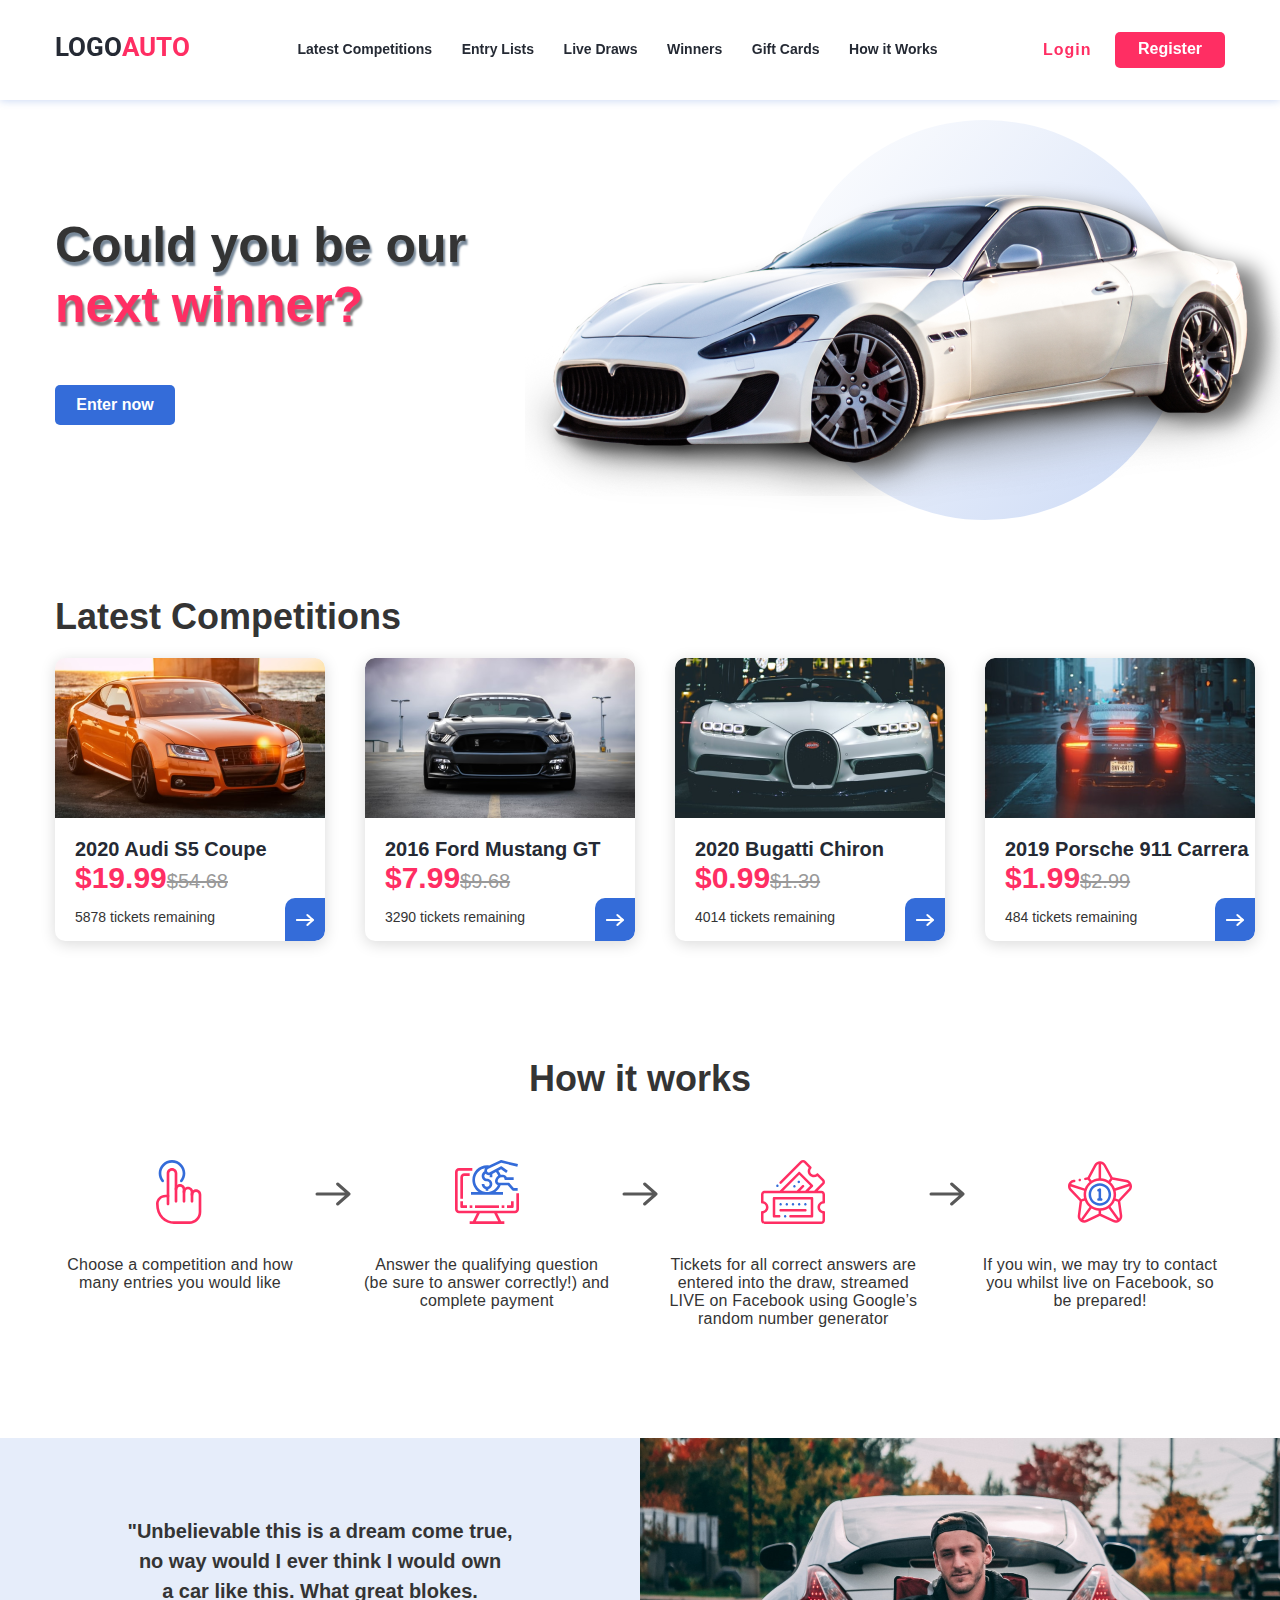
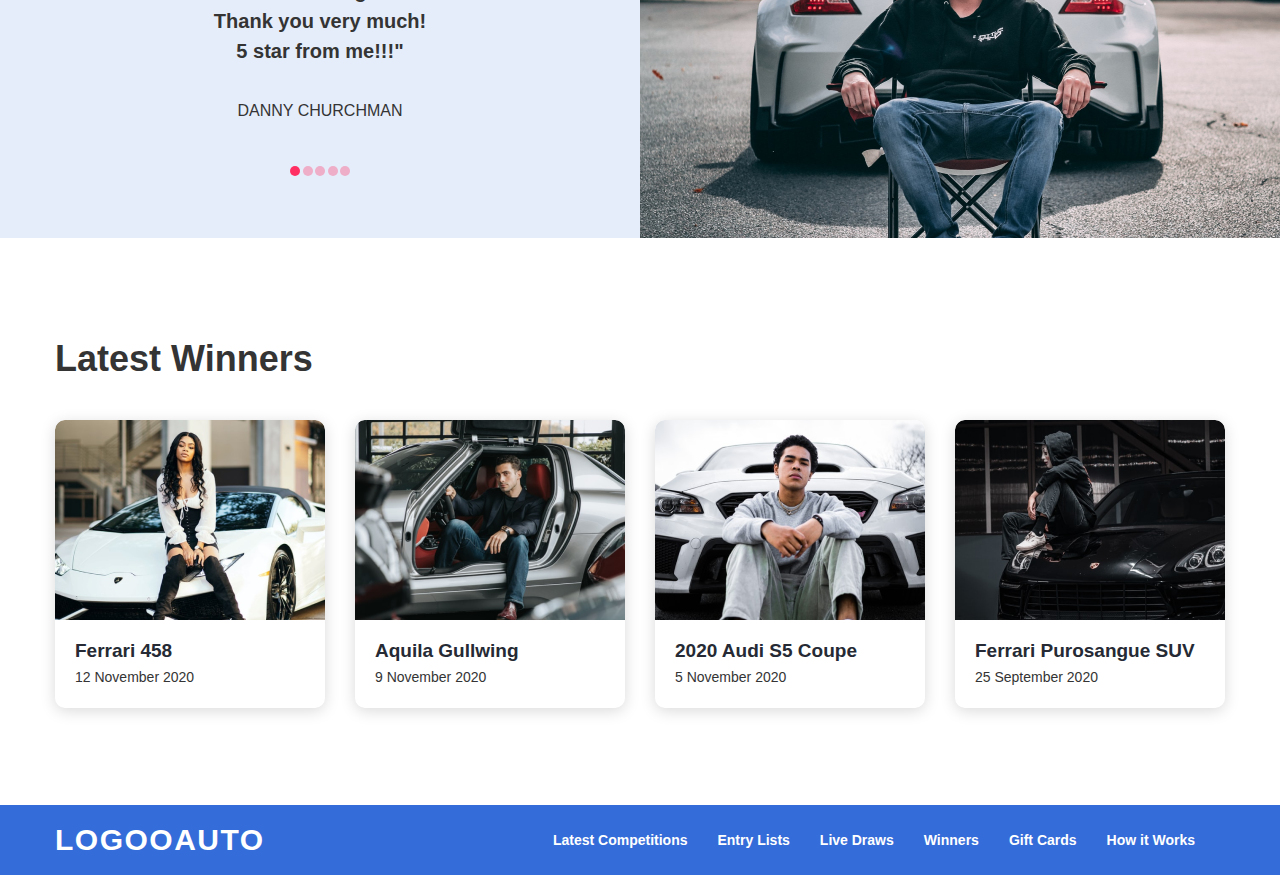
<file: index.html>
<!DOCTYPE html>
<html lang="en">

<head>
    <meta charset="UTF-8">
    <meta name="viewport" content="width=device-width, initial-scale=1.0">
    <title>LogoAuto</title>
    <link rel="stylesheet" href="style.css">
    <link rel="icon" href="/img/4025 1.png">
</head>

<body>
    <header>
        <div class="logo-auto">
            <span class="logo-auto-span">logo</span>
            <span class="logo-auto-span2">auto</span>
        </div>
        <div class="items">
            <a href="/secondpage.html" class="item">Latest Competitions</a>
            <a href="#" class="item">Entry Lists</a>
            <a href="#" class="item">Live Draws</a>
            <a href="#" class="item">Winners</a>
            <a href="#" class="item">Gift Cards</a>
            <a href="#" class="item">How it Works</a>
        </div>
        <div class="auth-register">
            <div class="login">
                <a href="#">Login</a>
            </div>
            <div class="register-btn">
                <button>Register</button>
            </div>
        </div>
        <div class="burger-btn">
            <svg class="w-6 h-6 text-gray-800 dark:text-white" aria-hidden="true" xmlns="http://www.w3.org/2000/svg" fill="red" viewBox="0 0 17 14">
                <path stroke="currentColor" stroke-linecap="round" stroke-linejoin="round" stroke-width="2" d="M1 1h15M1 7h15M1 13h15"/>
              </svg>
        </div>
       



    </header>
    <main> 
      
        <div class="main-title">
            <div class="main-title-winner">
                <span class="could-you-be-our">Could you be our</span>
                <span class="next-winner"> next winner?</span>
            </div>
            <div class="main-tittle-btn">
                <button>Enter now</button>
            </div>
        </div>
        <div class="main-banner">
            <div class="main-banner-background"></div>
            <div class="main-banner-car"></div>
        </div>
    </main>
    <div class="competitions-cards">
        <div class="competitions-cards-title">
            <p>Latest Competitions</p>
        </div>
        <div class="competitions-cards-content" >
        </div>
    </div>
    <div class="box-how-it-works">
        <div class="box-title">
            <p>How it works</p>
        </div>
        <div class="box-items">
            <div class="box-items-item">
                <div class="item-img">
                    <svg xmlns="http://www.w3.org/2000/svg" width="64" height="64" viewBox="0 0 64 64" fill="none">
                        <g clip-path="url(#clip0_13_7)">
                            <path
                                d="M20 45.3333C19.264 45.3333 18.6667 44.736 18.6667 44V13.3333C18.6667 10.392 21.0587 8 24 8C26.9413 8 29.3333 10.392 29.3333 13.3333V41.3333C29.3333 42.0693 28.736 42.6667 28 42.6667C27.264 42.6667 26.6667 42.0693 26.6667 41.3333V13.3333C26.6667 11.8613 25.472 10.6667 24 10.6667C22.528 10.6667 21.3333 11.8613 21.3333 13.3333V44C21.3333 44.736 20.736 45.3333 20 45.3333Z"
                                fill="#FF2E63" />
                            <path
                                d="M36 42.6667C35.264 42.6667 34.6667 42.0693 34.6667 41.3333V29.3333C34.6667 27.8613 33.472 26.6667 32 26.6667C30.528 26.6667 29.3333 27.8613 29.3333 29.3333C29.3333 30.0693 28.736 30.6667 28 30.6667C27.264 30.6667 26.6667 30.0693 26.6667 29.3333C26.6667 26.392 29.0587 24 32 24C34.9413 24 37.3333 26.392 37.3333 29.3333V41.3333C37.3333 42.0693 36.736 42.6667 36 42.6667Z"
                                fill="#FF2E63" />
                            <path
                                d="M44 42.6666C43.264 42.6666 42.6667 42.0693 42.6667 41.3333V32C42.6667 30.528 41.472 29.3333 40 29.3333C38.528 29.3333 37.3333 30.528 37.3333 32C37.3333 32.736 36.736 33.3333 36 33.3333C35.264 33.3333 34.6667 32.736 34.6667 32C34.6667 29.0586 37.0587 26.6666 40 26.6666C42.9413 26.6666 45.3333 29.0586 45.3333 32V41.3333C45.3333 42.0693 44.736 42.6666 44 42.6666Z"
                                fill="#FF2E63" />
                            <path
                                d="M41.3334 64H25.9014C21.4134 64 16.784 62.0454 13.512 58.7707C9.90135 55.1574 7.99468 50.0027 8.00268 43.8694C8.00535 38.7974 12.248 34.6667 17.456 34.6667H20C20.736 34.6667 21.3333 35.264 21.3333 36C21.3333 36.736 20.736 37.3334 20 37.3334H17.456C13.7173 37.3334 10.672 40.2694 10.6693 43.872C10.664 49.36 12.256 53.736 15.3973 56.8854C18.6747 60.1654 22.9707 61.3334 25.9014 61.3334H41.3334C46.48 61.3334 50.6667 57.1467 50.6667 52V34.6667C50.6667 33.1947 49.472 32 48 32C46.528 32 45.3334 33.1947 45.3334 34.6667C45.3334 35.4027 44.736 36 44 36C43.264 36 42.6667 35.4027 42.6667 34.6667C42.6667 31.7254 45.0587 29.3334 48 29.3334C50.9414 29.3334 53.3334 31.7254 53.3334 34.6667V52C53.3334 58.616 47.9494 64 41.3334 64Z"
                                fill="#FF2E63" />
                            <path
                                d="M33.3333 22.1867C33.0373 22.1867 32.736 22.088 32.4907 21.8853C31.92 21.4187 31.8373 20.5813 32.304 20.0107C33.848 18.1173 34.6667 15.808 34.6667 13.3333C34.6667 7.45067 29.8827 2.66667 24 2.66667C18.1173 2.66667 13.3333 7.45067 13.3333 13.3333C13.3333 15.808 14.152 18.1173 15.6987 20.0107C16.1653 20.5813 16.0827 21.4187 15.512 21.8853C14.944 22.3547 14.104 22.2693 13.6373 21.6987C11.6933 19.3227 10.6667 16.4293 10.6667 13.3333C10.6667 5.98133 16.648 0 24 0C31.352 0 37.3333 5.98133 37.3333 13.3333C37.3333 16.4293 36.3067 19.3227 34.3653 21.6987C34.1013 22.0213 33.72 22.1867 33.3333 22.1867Z"
                                fill="#346CD9" />
                        </g>
                        <defs>
                            <clipPath id="clip0_13_7">
                                <rect width="64" height="64" fill="white" />
                            </clipPath>
                        </defs>
                    </svg>
                </div>
                <p>Choose a competition and how many entries you would like</p>
            </div>
            <div class="arrows"><svg width="36" height="24" viewBox="0 0 36 24" fill="none"
                    xmlns="http://www.w3.org/2000/svg">
                    <path d="M22.6452 2L34 12M34 12L22.6452 22M34 12H2" stroke="#585858" stroke-width="3"
                        stroke-linecap="round" stroke-linejoin="round" />
                </svg>
            </div>
            <div class="box-items-item">
                <div class="item-img">
                    <svg xmlns="http://www.w3.org/2000/svg" width="64" height="64" viewBox="0 0 64 64" fill="none">
                        <g clip-path="url(#clip0_14_0)">
                            <path
                                d="M23.5811 31.9984H16V34.6651H48V31.9984H40.4566C42.7689 30.3698 44.6058 28.0742 45.6665 25.3318H52.8L57.1986 30.2238C57.4517 30.5049 57.8124 30.6654 58.1906 30.6652H62.6666V27.9986H58.784L54.3814 23.1066C54.1283 22.8255 53.7676 22.6649 53.3894 22.6652H44C43.2636 22.6652 42.6666 22.0682 42.6666 21.3318C42.6666 19.1227 44.4575 17.3318 46.6666 17.3318H48C48.7364 17.3318 49.3334 17.9288 49.3334 18.6652C49.3334 19.4016 49.9304 19.9986 50.6668 19.9986H58.6668V17.3319H51.7721C51.205 15.7349 49.6948 14.6673 48.0001 14.6653H46.6668C46.3376 14.6657 46.0145 14.6909 45.6981 14.7373C45.1286 13.2603 44.3237 11.8871 43.3182 10.6681L46.0508 9.18932L51.2094 12.9893L52.7907 10.8373L46.9494 6.53595C46.5338 6.23032 45.9791 6.19195 45.5254 6.43732L34.7574 12.2651C34.4841 12.4134 34.1781 12.4912 33.8671 12.4913C32.8363 12.4916 32.0002 11.6561 32 10.6251C31.9943 9.98895 32.3155 9.39432 32.8506 9.05045L46.144 2.73845L62.3534 6.63182L62.9748 4.03982L46.3081 0.0398238C46.0121 -0.0331762 45.7 -0.000676215 45.4255 0.131824L34.1437 5.48782C33.444 5.3852 32.7376 5.33257 32.0296 5.33182C23.9295 5.3237 17.3564 11.8836 17.3482 19.9837C17.3431 24.9498 19.8073 29.3413 23.5811 31.9984ZM20.252 17.6106C21.2711 12.5914 25.2859 8.94595 30.0549 8.15682C29.5799 8.88532 29.3146 9.7472 29.3178 10.6474C29.3186 10.8887 29.3386 11.1252 29.3757 11.3561C27.7586 12.2722 26.6666 14.0073 26.6666 15.9986C26.6666 18.9441 29.0545 21.3319 32 21.3319C33.4727 21.3319 34.6666 22.5258 34.6666 23.9986C34.6666 25.4713 33.4727 26.6651 32 26.6651C30.5273 26.6651 29.3334 25.4712 29.3334 23.9984H26.6667C26.6667 26.4836 28.3665 28.5717 30.6667 29.1637V30.6651H33.3334V29.1638C35.6336 28.5717 37.3334 26.4837 37.3334 23.9986C37.3334 21.0531 34.9455 18.6652 32 18.6652C30.5273 18.6652 29.3334 17.4713 29.3334 15.9986C29.3334 15.0546 29.8253 14.2272 30.5653 13.7532C31.3948 14.6262 32.5674 15.1697 33.8667 15.1652C34.136 15.1648 34.4036 15.1393 34.6668 15.0917V17.3318H37.3334V13.9067L40.9193 11.9661C41.8915 13.0464 42.6595 14.2943 43.1871 15.6483C41.2775 16.8209 40.0029 18.9271 40 21.3317C40 23.1372 41.1965 24.6627 42.8395 25.1601C40.8806 29.3024 36.681 32.0138 32 31.9983C31.202 31.9976 30.4061 31.9171 29.6241 31.7583C23.1292 30.4397 18.9333 24.1054 20.252 17.6106Z"
                                fill="#346CD9" />
                            <path
                                d="M61.3334 33.3318V49.3318C61.3334 50.0682 60.7364 50.6652 60 50.6652H4C3.26363 50.6652 2.66663 50.0682 2.66663 49.3318V11.9984C2.66663 11.262 3.26363 10.665 4 10.665H17.3334V7.99841H4C1.79087 7.99841 0 9.78929 0 11.9984V49.3318C0 51.5409 1.79087 53.3318 4 53.3318H21.8419L17.8419 61.3318H14.6666V63.9984H49.3332V61.3318H46.1571L42.1571 53.3318H60C62.2091 53.3318 64 51.5409 64 49.3318V33.3318H61.3334ZM43.1758 61.3318H20.8232L24.8232 53.3318H39.1759L43.1758 61.3318Z"
                                fill="#FF2E63" />
                            <path
                                d="M5.33337 41.3318V46.6652C5.33337 47.4015 5.93037 47.9985 6.66675 47.9985H12V45.3319H8V41.3319H5.33337V41.3318Z"
                                fill="#FF2E63" />
                            <path d="M17.3332 45.3318H14.6666V47.9984H17.3332V45.3318Z" fill="#FF2E63" />
                            <path
                                d="M56 45.3319H52V47.9985H57.3334C58.0697 47.9985 58.6668 47.4015 58.6668 46.6652V41.3318H56V45.3319Z"
                                fill="#FF2E63" />
                            <path d="M49.3332 45.3318H46.6666V47.9984H49.3332V45.3318Z" fill="#FF2E63" />
                            <path
                                d="M14.6666 13.3318H9.33337C7.12425 13.3318 5.33337 15.1227 5.33337 17.3318V38.665H8V17.3318C8 16.5954 8.597 15.9984 9.33337 15.9984H14.6667V13.3318H14.6666Z"
                                fill="#FF2E63" />
                            <path d="M44 45.3318H20V47.9984H44V45.3318Z" fill="#FF2E63" />
                        </g>
                        <defs>
                            <clipPath id="clip0_14_0">
                                <rect width="64" height="64" fill="white" />
                            </clipPath>
                        </defs>
                    </svg>
                </div>
                <p>Answer the qualifying question (be sure to answer correctly!) and complete payment</p>
            </div>
            <div class="arrows"><svg width="36" height="24" viewBox="0 0 36 24" fill="none"
                    xmlns="http://www.w3.org/2000/svg">
                    <path d="M22.6452 2L34 12M34 12L22.6452 22M34 12H2" stroke="#585858" stroke-width="3"
                        stroke-linecap="round" stroke-linejoin="round" />
                </svg>
            </div>
            <div class="box-items-item">
                <div class="item-img">
                    <svg xmlns="http://www.w3.org/2000/svg" width="64" height="64" viewBox="0 0 64 64" fill="none">
                        <g clip-path="url(#clip0_14_28)">
                            <path
                                d="M16.4023 27.1045C16.7314 27.1045 17.0537 26.9707 17.2861 26.7383C17.5185 26.5054 17.6523 26.1831 17.6523 25.8545C17.6523 25.5254 17.5185 25.2031 17.2861 24.9707C17.0537 24.7383 16.7314 24.6045 16.4023 24.6045C16.0723 24.6045 15.7515 24.7383 15.5186 24.9707C15.2861 25.2031 15.1523 25.5254 15.1523 25.8545C15.1523 26.1831 15.2861 26.5054 15.5186 26.7383C15.7515 26.9707 16.0737 27.1045 16.4023 27.1045Z"
                                fill="#346CD9" />
                            <path
                                d="M34.3085 25.4492C34.0751 25.2168 33.7538 25.083 33.4238 25.083C33.0952 25.083 32.7724 25.2168 32.54 25.4492C32.3076 25.6816 32.1738 26.0044 32.1738 26.333C32.1738 26.6616 32.3076 26.9844 32.54 27.2168C32.7724 27.4492 33.0952 27.583 33.4238 27.583C33.7538 27.583 34.0751 27.4492 34.3085 27.2168C34.541 26.9844 34.6738 26.6631 34.6738 26.333C34.6738 26.0044 34.541 25.6816 34.3085 25.4492Z"
                                fill="#346CD9" />
                            <path
                                d="M37.7997 23.208C38.1288 23.208 38.4511 23.0742 38.6835 22.8418C38.9159 22.6094 39.0488 22.2866 39.0488 21.958C39.0488 21.6294 38.9159 21.3066 38.6835 21.0742C38.4511 20.8418 38.1288 20.708 37.7997 20.708C37.4702 20.708 37.1474 20.8418 36.915 21.0742C36.6826 21.3066 36.5488 21.6294 36.5488 21.958C36.5488 22.2866 36.6826 22.6094 36.915 22.8418C37.1474 23.0742 37.4702 23.208 37.7997 23.208Z"
                                fill="#346CD9" />
                            <path
                                d="M60.2499 30.7495H56.7621L62.9017 24.6098C63.6097 23.9013 63.9999 22.9594 63.9999 21.958C63.9999 20.9565 63.6097 20.0146 62.9017 19.3066L57.3329 13.7378C56.8451 13.25 56.0536 13.25 55.5653 13.7378C54.8573 14.4463 53.9154 14.8364 52.914 14.8364C51.912 14.8364 50.9706 14.4463 50.2621 13.7378C49.5536 13.0298 49.164 12.0879 49.164 11.0864C49.164 10.0845 49.5541 9.14305 50.2621 8.43455C50.4965 8.20018 50.6283 7.88231 50.6283 7.55077C50.6283 7.21922 50.4965 6.90135 50.2621 6.66698L44.6938 1.09863C43.9853 0.390136 43.0439 0 42.0419 0C41.0405 0 40.0986 0.390136 39.3905 1.09863L18.7451 21.7436C18.2568 22.2314 18.2568 23.0229 18.7451 23.5112C19.2334 23.9995 20.0249 23.9995 20.5131 23.5112L41.1581 2.86621C41.3945 2.62988 41.7079 2.5 42.0419 2.5C42.3759 2.5 42.6899 2.62988 42.9257 2.86621L47.6986 7.63866C47.0253 8.65233 46.664 9.84178 46.664 11.0864C46.664 12.7558 47.3139 14.3252 48.4945 15.5058C49.6752 16.686 51.2445 17.3364 52.914 17.3364C54.1586 17.3364 55.3475 16.9751 56.3617 16.3017L61.1342 21.0742C61.6215 21.5615 61.6215 22.3545 61.1342 22.8418L53.2265 30.7495H47.7465L51.8534 26.6425C52.3412 26.1542 52.3412 25.3627 51.8534 24.875L39.1254 12.1469C38.6371 11.6587 37.8456 11.6587 37.3573 12.1469L18.7548 30.7495H3.74999C1.68213 30.7495 0 32.4316 0 34.4994V42.3744C0 43.0644 0.559569 43.6244 1.25 43.6244C3.31786 43.6244 4.99999 45.3066 4.99999 47.3744C4.99999 49.4418 3.31786 51.1244 1.25 51.1244C0.559569 51.1244 0 51.684 0 52.3744V60.2494C0 62.3168 1.68213 63.9994 3.74999 63.9994H60.2499C62.3178 63.9994 63.9999 62.3168 63.9999 60.2494V52.3744C63.9999 51.684 63.4403 51.1244 62.7499 51.1244C60.682 51.1244 58.9999 49.4418 58.9999 47.3744C58.9999 45.3066 60.682 43.6244 62.7499 43.6244C63.4403 43.6244 63.9999 43.0644 63.9999 42.3744V34.4994C63.9999 32.4316 62.3178 30.7495 60.2499 30.7495ZM38.2411 14.7983L49.2016 25.7587L44.2109 30.7495H39.2612L42.9257 27.0844C43.414 26.5966 43.414 25.8051 42.9257 25.3168C42.4379 24.8286 41.6464 24.8286 41.1581 25.3168L35.7255 30.749H22.2905L38.2411 14.7983ZM61.4999 41.2499C58.6508 41.8305 56.4999 44.3559 56.4999 47.3744C56.4999 50.3925 58.6508 52.9179 61.4999 53.4989V60.2494C61.4999 60.9384 60.9393 61.4994 60.2499 61.4994H3.74999C3.06054 61.4994 2.5 60.9384 2.5 60.2494V53.4989C5.34911 52.9179 7.49999 50.3925 7.49999 47.3744C7.49999 44.3559 5.34911 41.831 2.5 41.2499V34.4994C2.5 33.81 3.06054 33.2494 3.74999 33.2494H60.2499C60.9393 33.2494 61.4999 33.81 61.4999 34.4994V41.2499Z"
                                fill="#FF2E63" />
                            <path
                                d="M26.6962 45.2582C26.9286 45.0253 27.0624 44.703 27.0624 44.3744C27.0624 44.0453 26.9286 43.723 26.6962 43.4906C26.4638 43.2582 26.141 43.1244 25.8124 43.1244C25.4838 43.1244 25.1611 43.2582 24.9286 43.4906C24.6962 43.723 24.5624 44.0453 24.5624 44.3744C24.5624 44.703 24.6962 45.0253 24.9286 45.2582C25.1611 45.4906 25.4838 45.6244 25.8124 45.6244C26.141 45.6244 26.4638 45.4906 26.6962 45.2582Z"
                                fill="#346CD9" />
                            <path
                                d="M39.0712 45.2582C39.3036 45.0253 39.4374 44.703 39.4374 44.3744C39.4374 44.0453 39.3036 43.723 39.0712 43.4906C38.8388 43.2582 38.516 43.1244 38.1874 43.1244C37.8588 43.1244 37.5361 43.2582 37.3036 43.4906C37.0712 43.723 36.9374 44.0453 36.9374 44.3744C36.9374 44.703 37.0712 45.0253 37.3036 45.2582C37.5361 45.4906 37.8588 45.6244 38.1874 45.6244C38.516 45.6244 38.8388 45.4906 39.0712 45.2582Z"
                                fill="#346CD9" />
                            <path
                                d="M32.8837 45.2582C33.1161 45.0253 33.2499 44.703 33.2499 44.3744C33.2499 44.0453 33.1161 43.723 32.8837 43.4906C32.6513 43.2582 32.3285 43.1244 31.9999 43.1244C31.6713 43.1244 31.3486 43.2582 31.1161 43.4906C30.8837 43.723 30.7499 44.0453 30.7499 44.3744C30.7499 44.703 30.8837 45.0253 31.1161 45.2582C31.3486 45.4906 31.6713 45.6244 31.9999 45.6244C32.3285 45.6244 32.6513 45.4906 32.8837 45.2582Z"
                                fill="#346CD9" />
                            <path
                                d="M19.6249 45.6244C19.9535 45.6244 20.2763 45.4906 20.5087 45.2582C20.7411 45.0253 20.8749 44.703 20.8749 44.3744C20.8749 44.0453 20.7411 43.723 20.5087 43.4906C20.2763 43.2582 19.9535 43.1244 19.6249 43.1244C19.2963 43.1244 18.9736 43.2582 18.7411 43.4906C18.5087 43.723 18.3749 44.0453 18.3749 44.3744C18.3749 44.703 18.5087 45.0253 18.7411 45.2582C18.9736 45.4906 19.2963 45.6244 19.6249 45.6244Z"
                                fill="#346CD9" />
                            <path
                                d="M45.2587 45.2582C45.4911 45.0253 45.6249 44.703 45.6249 44.3744C45.6249 44.0453 45.4911 43.723 45.2587 43.4906C45.0263 43.2582 44.7035 43.1244 44.3749 43.1244C44.0463 43.1244 43.7236 43.2582 43.4911 43.4906C43.2587 43.723 43.1249 44.0453 43.1249 44.3744C43.1249 44.703 43.2587 45.0253 43.4911 45.2582C43.7236 45.4906 44.0463 45.6244 44.3749 45.6244C44.7035 45.6244 45.0263 45.4906 45.2587 45.2582Z"
                                fill="#346CD9" />
                            <path
                                d="M19.6249 51.6244H44.3749C45.0653 51.6244 45.6249 51.0643 45.6249 50.3744C45.6249 49.684 45.0653 49.1244 44.3749 49.1244H19.6249C18.9345 49.1244 18.3749 49.684 18.3749 50.3744C18.3749 51.0643 18.9345 51.6244 19.6249 51.6244Z"
                                fill="#FF2E63" />
                            <path
                                d="M24.165 55.1244C23.8364 55.1244 23.5136 55.2582 23.2812 55.4906C23.0488 55.723 22.915 56.0453 22.915 56.3744C22.915 56.703 23.0488 57.0253 23.2812 57.2582C23.5136 57.4906 23.8364 57.6244 24.165 57.6244C24.4951 57.6244 24.8163 57.4906 25.0488 57.2582C25.2827 57.0253 25.415 56.703 25.415 56.3744C25.415 56.0453 25.2827 55.723 25.0488 55.4906C24.8163 55.2582 24.4951 55.1244 24.165 55.1244Z"
                                fill="#346CD9" />
                            <path
                                d="M50.9999 37.1244H13C12.3096 37.1244 11.75 37.684 11.75 38.3744V56.3744C11.75 57.0643 12.3096 57.6244 13 57.6244H18.207C18.8974 57.6244 19.457 57.0643 19.457 56.3744C19.457 55.6839 18.8974 55.1244 18.207 55.1244H14.25V39.6244H49.7499V55.1244H29.457C28.7666 55.1244 28.207 55.6839 28.207 56.3744C28.207 57.0643 28.7666 57.6244 29.457 57.6244H50.9999C51.6904 57.6244 52.2499 57.0643 52.2499 56.3744V38.3744C52.2499 37.684 51.6904 37.1244 50.9999 37.1244Z"
                                fill="#FF2E63" />
                        </g>
                        <defs>
                            <clipPath id="clip0_14_28">
                                <rect width="64" height="63.9999" fill="white" />
                            </clipPath>
                        </defs>
                    </svg>
                </div>
                <p>Tickets for all correct answers are entered into the draw, streamed LIVE on Facebook using Google’s
                    random number generator</p>
            </div>
            <div class="arrows"><svg width="36" height="24" viewBox="0 0 36 24" fill="none"
                    xmlns="http://www.w3.org/2000/svg">
                    <path d="M22.6452 2L34 12M34 12L22.6452 22M34 12H2" stroke="#585858" stroke-width="3"
                        stroke-linecap="round" stroke-linejoin="round" />
                </svg>
            </div>
            <div class="box-items-item">
                <div class="item-img">
                    <svg xmlns="http://www.w3.org/2000/svg" width="64" height="64" viewBox="0 0 64 64" fill="none">
                        <g clip-path="url(#clip0_14_41)">
                            <path
                                d="M58.5519 19.7996L44.6454 17.3363L37.7613 4.67309C37.1468 3.54383 36.2211 2.62645 35.0843 2.0202C31.8899 0.316319 27.9049 1.52895 26.2007 4.72409L19.5611 17.188L17.0677 17.6514C16.389 17.7776 15.941 18.43 16.0671 19.1088C16.1932 19.7875 16.8461 20.235 17.5245 20.1094L19.8338 19.6803L21.5196 22.0007C19.4515 23.7082 17.8126 25.9172 16.7882 28.4388L3.18715 24.0195C3.3484 23.7794 3.53566 23.5543 3.74903 23.3489C4.36091 22.7604 5.12604 22.3828 5.96179 22.2573C5.97604 22.2552 5.99041 22.2528 6.00466 22.25L6.46254 22.1648C7.14129 22.0385 7.58917 21.386 7.46279 20.7073C7.33642 20.0284 6.68354 19.5805 6.00529 19.707L5.56779 19.7884C4.22541 19.9948 2.99765 20.6026 2.0159 21.547C0.75077 22.7639 0.035267 24.4008 0.00126682 26.156C-0.0327333 27.9113 0.618644 29.5748 1.83665 30.8408L11.6454 41.0144L9.82518 54.8915C9.5433 56.3104 9.7293 57.7477 10.3642 59.0513C11.5027 61.3894 13.8522 62.7517 16.2932 62.7517C17.2592 62.7517 18.2393 62.5384 19.1647 62.0878L31.8553 55.9105L44.8746 62.1128C46.0276 62.6632 47.3182 62.8599 48.6071 62.6816C52.198 62.1849 54.7151 58.8595 54.2183 55.2668L52.2628 41.2736L61.9397 31.0666C62.9774 30.0868 63.6553 28.8253 63.9013 27.416C64.5255 23.8402 62.1244 20.4233 58.5519 19.7996ZM60.6359 23.7759L46.8391 28.2588C45.8773 25.9705 44.4061 23.9475 42.5683 22.3317L44.3863 19.8294L58.1189 22.2619C59.1566 22.443 60.0347 23.0035 60.6359 23.7759ZM49.8118 41.7976L51.742 55.611C51.8847 56.6425 51.6255 57.6384 51.0853 58.441L42.5772 46.7306C44.4059 45.1201 45.8713 43.1065 46.8317 40.8294L49.8118 41.7976ZM35.5651 5.86759L42.3594 18.3659L40.5703 20.8284C38.3795 19.4298 35.833 18.5413 33.0993 18.3325V3.90108C33.3744 3.97883 33.6454 4.08608 33.9078 4.22596C34.612 4.60159 35.1853 5.16946 35.5651 5.86759ZM21.8521 18.2048L28.4069 5.90009C28.8966 4.98196 29.691 4.32858 30.5993 3.99708V18.3326C28.0447 18.528 25.6542 19.3176 23.5644 20.5616L21.8521 18.2048ZM31.8504 20.785C39.4322 20.785 45.6004 26.9533 45.6004 34.5351C45.6004 42.1169 39.4322 48.2851 31.8504 48.2851C24.2686 48.2851 18.1003 42.1169 18.1003 34.5351C18.1003 26.9533 24.2686 20.785 31.8504 20.785ZM13.0664 58.6842C12.8931 58.4624 12.7398 58.2198 12.6118 57.9568C12.2138 57.1394 12.1002 56.2377 12.2832 55.3492C12.2894 55.3195 12.2944 55.2895 12.2983 55.2595L14.0997 41.5251L16.7953 40.6491C17.8187 43.1597 19.4516 45.3594 21.5105 47.0619L13.0664 58.6842ZM3.63741 29.1068C2.93465 28.3763 2.53665 27.4313 2.50278 26.4258L16.0291 30.8208C15.749 32.0142 15.6003 33.2576 15.6003 34.5351C15.6003 35.8193 15.7507 37.069 16.0337 38.268L13.3202 39.1497L3.63741 29.1068ZM18.0702 59.8399C17.1211 60.3022 16.0788 60.3619 15.1378 60.0864L23.5542 48.5024C25.6466 49.7499 28.0407 50.5416 30.5994 50.7374V53.7414L18.0702 59.8399ZM48.2646 60.2051C47.4621 60.3164 46.6617 60.1958 45.9506 59.8562L33.0993 53.734V50.7376C35.8373 50.5286 38.3874 49.6378 40.5804 48.2354L49.1203 59.9897C48.8488 60.0902 48.5629 60.1638 48.2646 60.2051ZM61.4384 26.9859C61.2845 27.8683 60.8577 28.6567 60.2049 29.2661C60.1862 29.2836 60.1681 29.3014 60.1505 29.3201L50.5773 39.4176L47.6208 38.457C47.9334 37.2005 48.1004 35.887 48.1004 34.5351C48.1004 33.1899 47.9351 31.8828 47.6254 30.6319L61.4959 26.1252C61.5069 26.408 61.489 26.696 61.4384 26.9859Z"
                                fill="#FF2E63" />
                            <path
                                d="M31.8502 45.7849C38.0536 45.7849 43.1003 40.7381 43.1003 34.5349C43.1003 28.3317 38.0536 23.2849 31.8502 23.2849C25.647 23.2849 20.6002 28.3317 20.6002 34.5349C20.6002 40.7381 25.647 45.7849 31.8502 45.7849ZM31.8502 25.7849C36.6751 25.7849 40.6003 29.7102 40.6003 34.5349C40.6003 39.3596 36.6751 43.2849 31.8502 43.2849C27.0255 43.2849 23.1002 39.3596 23.1002 34.5349C23.1002 29.7102 27.0255 25.7849 31.8502 25.7849Z"
                                fill="#346CD9" />
                            <path
                                d="M30.4643 38.2848C29.7741 38.2848 29.2143 38.8446 29.2143 39.5348C29.2143 40.2251 29.7741 40.7848 30.4643 40.7848H33.2361C33.9263 40.7848 34.4861 40.2251 34.4861 39.5348C34.4861 38.8446 33.9263 38.2848 33.2361 38.2848H33.1002V29.5349C33.1002 29.0884 32.8619 28.6757 32.4752 28.4524C32.0885 28.2291 31.612 28.2291 31.2252 28.4524L29.8393 29.2526C29.2415 29.5978 29.0366 30.3623 29.3818 30.9601C29.6373 31.4026 30.122 31.6298 30.6002 31.5779V38.2847H30.4643V38.2848Z"
                                fill="#346CD9" />
                            <path
                                d="M11.7654 21.1581C12.4556 21.1581 13.0154 20.5983 13.0154 19.9081C13.0154 19.2178 12.4556 18.6581 11.7654 18.6581H11.7644C11.0741 18.6581 10.5149 19.2178 10.5149 19.9081C10.5149 20.5983 11.0751 21.1581 11.7654 21.1581Z"
                                fill="#FF2E63" />
                        </g>
                        <defs>
                            <clipPath id="clip0_14_41">
                                <rect width="64" height="64" fill="white" />
                            </clipPath>
                        </defs>
                    </svg>
                </div>
                <p>If you win, we may try to contact you whilst live on Facebook, so be prepared!</p>
            </div>
        </div>
    </div>
    <div class="slider-content">
        <div class="slider-content-text">
            <div class="slider-c-t-title">
                <p>"Unbelievable this is a dream come true,<br> no way would I ever think I would own <br>a car like
                    this. What great blokes.<br> Thank you very much! <br>5 star from me!!!"</p>
            </div>
            <div class="slider-c-t-sub-title">
                <p>Danny Churchman</p>
            </div>
            <div class="slider-circle">
                <div class="slider-c-content">
                    <div class="circle"></div>
                    <div class="circle"></div>
                    <div class="circle"></div>
                    <div class="circle"></div>
                    <div class="circle"></div>
                </div>
            </div>
        </div>
        <div class="slider-content-image "></div>
    </div>
    <div class="main-latest-winners">
        <div class="main-l-w-title">
            <p>Latest Winners</p>
        </div>
        <div class="main-l-w-cards">
            <div class="cards-card">
                <div class="card-img">
                    <img src="./img/Rectangle 1.1.png" alt="">
                </div>
                <div class="card-text-content">
                    <div class="card-title">
                        <p>Ferrari 458</p>
                    </div>
                    <div class="card-sub-title">
                        <p>12 November 2020</p>
                    </div>
                </div>
            </div>
            <div class="cards-card">
                <div class="card-img">
                    <img src="./img/Rectangle 1.2.png" alt="">
                </div>
                <div class="card-text-content">
                    <div class="card-title">
                        <p>Aquila Gullwing</p>
                    </div>
                    <div class="card-sub-title">
                        <p>9 November 2020</p>
                    </div>
                </div>
            </div>
            <div class="cards-card">
                <div class="card-img">
                    <img src="./img/Rectangle 1.3.png" alt="">
                </div>
                <div class="card-text-content">
                    <div class="card-title">
                        <p>2020 Audi S5 Coupe</p>
                    </div>
                    <div class="card-sub-title">
                        <p>5 November 2020</p>
                    </div>
                </div>
            </div>
            <div class="cards-card">
                <div class="card-img">
                    <img src="./img/Rectangle 1.4.png" alt="">
                </div>
                <div class="card-text-content">
                    <div class="card-title">
                        <p>Ferrari Purosangue SUV</p>
                    </div>
                    <div class="card-sub-title">
                        <p>25 September 2020</p>
                    </div>
                </div> 
            </div>
        </div>
    </div>



    <footer class="footer">
        <div class="footer-logo">
            <p>LogooAuto</p>
        </div>

        <div class="footer-items">
            <a href="#" class="footer-i-item">Latest Competitions</a>
            <a href="#" class="footer-i-item">Entry Lists</a>
            <a href="#" class="footer-i-item">Live Draws</a>
            <a href="#" class="footer-i-item">Winners</a>
            <a href="#" class="footer-i-item">Gift Cards</a>
            <a href="#" class="footer-i-item">How it Works</a>
        </div>

    </footer>
    <script src="script.js"></script>

</body>

</html>
</file>
<file: style.css>
@import url('https://fonts.googleapis.com/css2?family=Roboto&display=swap');
@import url('https://fonts.googleapis.com/css2?family=Roboto:wght@700&display=swap');

* {
    margin: 0;
    padding: 0;
    box-sizing: border-box;
    scroll-behavior: smooth;
    font-family: 'Open Sans', sans-serif;
}

::-webkit-scrollbar {
    width: 5px;
}

::-webkit-scrollbar-thumb {
    border-radius: 20px;
    background-color: #FF2E63;
}

body {
    width: 100%;
    height: 100%;
}

header {
    width: 100%;
    height: 100px;
    padding-left: 55px;
    padding-right: 55px;
    background-color: transparent;
    display: flex;
    justify-content: space-between;
    align-items: center;
    position: fixed;
    background-color: #FFF;
    z-index: 9999;
    box-shadow: 0px 1px 8px rgba(52, 108, 217, 0.25);
    top: 0;
}


body {
    overflow-x: hidden;
}

header .logo-auto .logo-auto * {
    box-sizing: border-box;
}

header .logo-auto {
    width: 137px;
    height: 37px;
    display: flex;
    text-align: left;
}

header .logo-auto .logo-auto-span:hover {
    cursor: pointer;
}

header .logo-auto:hover .logo-auto-span2 {
    cursor: pointer;
    text-decoration: underline;
}

.logo-auto-span {
    color: #252A34;
    font: 700 26px 'Roboto', sans-serif;
    text-transform: uppercase;
}

.logo-auto-span2 {
    color: #ff2e63;
    font: 700 26px 'Roboto', sans-serif;
    text-transform: uppercase;
}

header .items {
    width: 640px;
    display: flex;
    justify-content: space-between;
}

.items .item {
    text-decoration: none;
    color: #252A34;
    font-size: 14px;
    font-style: normal;
    font-weight: 600;
    line-height: normal;
    border-bottom: 2px solid transparent;
}

.items .item:hover {
    transition: 0.1s all ease;
    border-bottom: 2px solid red;
}

.auth-register {
    display: flex;
    width: 182px;
    justify-content: space-between;
    align-items: center;
    text-decoration: none;

}

.auth-register .login a {
    color: #FF2E63;
    font-size: 16px;
    font-style: normal;
    font-weight: 600;
    letter-spacing: 1px;
    line-height: normal;
    text-decoration: none;
}

.auth-register .login a:hover {
    cursor: pointer;
    border-bottom: 2px solid #FF2E63;
}

.register-btn button {
    background-color: #FF2E63;
    width: 110px;
    height: 100%;
    padding: 8px 23px 10px 23px;
    border-radius: 5px;
    color: #FFF;
    font-size: 16px;
    font-style: normal;
    font-weight: 600;
    line-height: normal;
    cursor: pointer;
    border: none;
}

.register-btn button:hover {
    transition: 0.2s ease-out;
    background-color: #8b1b37;
    border-bottom: 2px solid #c7c5c5;
    border-right: 2px solid #c7c5c5;
}


main {
    margin-top: 120px;
    padding-left: 55px;
    width: 100%;
    height: 100%;
    background-color: transparent;
    display: flex;
    justify-content: space-between;
}

.main-title {
    width: 470px;
    height: 105px;
    display: flex;
    flex-direction: column;
    padding-top: 95px;
}

.main-title-winner .could-you-be-our {
    color: #343434;
    font-size: 50px;
    font-style: normal;
    font-weight: 700;
    line-height: 60px;
    text-shadow: 2px 4px 2px lightslategray;
}

.main-title-winner .next-winner {
    color: #FF2E63;
    font-size: 50px;
    font-style: normal;
    font-weight: 700;
    line-height: 60px;
    text-shadow: 2px 4px 2px grey;
}

.main-tittle-btn button {
    width: 120px;
    height: 40px;
    background-color: #346CD9;
    font-size: 16px;
    font-style: normal;
    font-weight: 600;
    line-height: normal;
    border-radius: 5px;
    color: white;
    border: none;
    cursor: pointer;
    margin-top: 50px;
}

.main-tittle-btn button:hover {
    transition: 0.3s all;
    border-bottom: 2px solid red;
    border-right: 2px solid #c7c5c5;
}

.main-banner-background {
    position: absolute;
    right: 95px;
    z-index: -1;
    width: 400px;
    height: 400px;
    border-radius: 50%;
    background: linear-gradient(131deg, rgba(52, 108, 217, 0.00) 0%, rgba(52, 108, 217, 0.25) 100%);
}

.main-banner {
    height: 400px;
    width: 755px;
}

.main-banner-car {
    position: relative;
    top: 74px;
    width: 755px;
    height: 302px;
    background-image: url(/img/4025\ 1.png);
    filter: drop-shadow(20px 8px 10px grey);
    z-index: 999;
    transition: 0.3s all;
}

.main-banner-car:hover {
    transition: 0.3s all;
    transform: scale(1.1);
    cursor: pointer;
    filter: drop-shadow(20px 8px 30px grey);
}



.competitions-cards {
    width: 100%;
    height: 362px;
    background-color: transparent;
    margin-top: 76px;
    padding-left: 55px;
    padding-right: 55px;
}

.competitions-cards-title p {
    color: #343434;
    font-size: 36px;
    font-style: normal;
    font-weight: 700;
    line-height: normal;
}

.car-card {
    width: 270px;
    height: 283px;
    border-radius: 10px;
    box-shadow: 0px 3px 15px 0px rgba(0, 0, 0, 0.15);
    background-color: #FFF;
    overflow: hidden;
    transition: 0.3s all;
}

.car-card:hover {
    cursor: pointer;
    transition: 0.3s all;
    transform: scale(1.1);
    box-shadow: 2px 2px 5px grey;

}


.car-card-img {
    width: 100%;
    height: 160px;
}

.car-card-img:hover {
    border: 5px solid red;
}


.competitions-cards-content {
    display: grid;
    grid-template-columns: 1fr 1fr 1fr 1fr;
    margin-top: 20px;
    gap: 40px;

}

.car-card-title {
    color: #252A34;
    font-size: 20px;
    font-style: normal;
    font-weight: 700;
    line-height: normal;
}

.text-content-card {
    padding-top: 20px;
    padding-left: 20px;
}

.car-price .price {
    color: #FF2E63;
    font-size: 30px;
    font-style: normal;
    font-weight: 700;
    line-height: normal;
}

.car-price .cost-price {
    color: #999;
    font-size: 20px;
    font-style: normal;
    font-weight: 500;
    line-height: normal;
    text-decoration: line-through;
}

.car-tickets {
    display: flex;
    justify-content: space-between;
    align-items: center;
    color: #343434;
    width: 100%;
    height: 100%;
    font-size: 14px;
    font-style: normal;
    font-weight: 400;
    line-height: normal;
}

.arrow {
    display: flex;
    justify-content: center;
    align-items: center;
    width: 40px;
    height: 43px;
    background: #346CD9;
    border-radius: 10px 0px;
}

.box-how-it-works {
    display: block;
    margin-top: 100px;
    width: 100%;
    height: 380px;
    padding-right: 55px;
    padding-left: 55PX;
}

.box-title p {
    color: #343434;
    text-align: center;
    font-size: 36px;
    font-style: normal;
    font-weight: 700;
    line-height: normal;
}

.box-items {
    display: flex;
    justify-content: space-between;
    align-items: center;
    height: 100%;
}

.box-items-item {
    width: 250px;
    height: 100%;

}

.burger-btn {
    display: none;
}

.item-img {
    width: 100%;
    height: 156px;
    display: flex;
    justify-content: center;
    padding-top: 60px;
    transition: .3s all;
}

.item-img:hover {
    transition: .3s all;
    transform: scale(1.1);
    cursor: pointer;
}

.box-items-item p {
    text-align: center;
    color: #343434;
    font-size: 16px;
    font-style: normal;
    font-weight: 400;
    line-height: normal;
    height: 85px;
    letter-spacing: 0.2px;
}

.arrows {
    width: 56px;
    height: 100%;
    display: flex;
    justify-content: center;
    padding-top: 82px;
}

.slider-content {
    width: 100%;
    height: 400px;
    background-color: #346CD91F;
    display: flex;



}

.slider-content-image {
    width: 50%;
    height: 100%;
    background-image: url(/img//Rectangle\ 7.png);
    background-position: center;
    background-repeat: no-repeat;
    background-size: cover;
    overflow: hidden;
}

.slider-content-text {
    width: 50%;
    height: 100%;
    padding: 78px 120px;
}

.slider-c-t-title {
    width: 100%;
    color: #343434;
    text-align: center;
    font-size: 20px;
    font-style: normal;
    font-weight: 600;
    line-height: 30px;

}


.slider-c-t-sub-title {
    margin-top: 30px;
    width: 100%;
    text-align: center;

    color: #343434;
    text-align: center;
    font-size: 16px;
    font-style: normal;
    font-weight: 400;
    line-height: 30px;
    text-transform: uppercase;

}

.slider-circle {
    display: flex;
    justify-content: center;
    align-items: center;
    margin-top: 40px;
}

.slider-c-content {
    display: flex;
    justify-content: space-between;
    align-items: center;
    width: 60px;
}


.circle {
    cursor: pointer;
    width: 10px;
    height: 10px;
    border-radius: 50%;
    background-color: rgba(255, 46, 99, 0.33);
}


.circle-1 {
    cursor: pointer;
    width: 10px;
    height: 10px;
    border-radius: 50%;
    background-color: rgba(255, 46, 99, 1);
}

.main-latest-winners {
    width: 100%;
    height: 367px;
    margin: 100px 0px;
    padding: 0 55px;
}

.main-l-w-title {
    color: #343434;
    font-family: "Rajdhani";
    font-size: 36px;
    font-style: normal;
    font-weight: 700;
    line-height: normal;
}

footer {
    width: 100%;
    height: 70px;
    background-color: rgba(52, 108, 217, 1);
    display: flex;
    justify-content: space-between;
    padding: 0 55px;
}

.footer-logo {
    display: flex;
    justify-content: center;
    align-items: center;
    color: #FFF;
    font-family: "Open Sans";
    font-size: 30px;
    font-style: normal;
    font-weight: 700;
    line-height: normal;
    letter-spacing: 1.5px;
    text-transform: uppercase;
}

.footer-logo:hover {
    cursor: pointer;
    text-decoration: underline;
    text-decoration-color: #ff2e63;

}

.footer-items {
    display: flex;
    justify-content: space-between;
    align-items: center;
}

.footer-i-item {
    display: flex;
    justify-content: center;
    align-self: center;
    margin-right: 30px;
    color: #FFF;
    font-size: 14px;
    font-style: normal;
    font-weight: 600;
    line-height: normal;
    text-decoration: none;
}

.footer-i-item:hover {
    cursor: pointer;
    text-decoration: underline;
    text-decoration-color: #FF2E63;
}

.main-l-w-cards {
    width: 100%;
    height: 100%;
    display: flex;
    justify-content: space-between;
    align-items: center;
}

.cards-card {
    width: 270px;
    height: 288px;
    border-radius: 10px;
    box-shadow: 0px 3px 15px 0px rgba(0, 0, 0, 0.15);
    background-color: #FFF;
    overflow: hidden;
    transition: 0.3s all;
}

.card-img {
    width: 100%;
    height: 200px;
    display: flex;
    justify-content: center;
    align-items: center;
}

.card-text-content {
    padding: 20px;
}

.card-title {
    color: #252A34;
    width: 100%;
    font-size: 19px;
    font-style: normal;
    font-weight: 700;
    line-height: normal;
}

.card-sub-title {
    padding-top: 7px;
    color: #343434;
    font-size: 14px;
    font-style: normal;
    font-weight: 400;
    line-height: normal;
}

.cards-card:hover {
    cursor: pointer;
    transition: 0.3s all;
    transform: scale(1.1);
    box-shadow: 2px 2px 5px grey;
    filter: blur(0);
}

.burger-btn {
    width: 20px;
    height: 20px;
    justify-content: center;
    align-items: center;
    margin: 20px;

}



@media (max-width: 414px) {


    header {
        width: 100%;
        height: 50px;
        background-color: #FFF;
        display: flex;
        justify-content: space-between;
        position: fixed;
        padding-right: 10px;
        padding-left: 10px;
        z-index: 9999;
        box-shadow: 0px 1px 8px rgba(52, 108, 217, 0.25);
        top: 0;
    }

    header .items {
        display: none;
    }

    header .logo-auto {
        width: 50%;
        display: flex;
        align-items: center;
        padding-left: 20px;
    }

    header .auth-register {
        display: flex;
        align-items: center;
        justify-content: space-between;

    }

    header .logo-auto .logo-auto-span:hover {
        cursor: pointer;
    }

    header .logo-auto:hover .logo-auto-span2 {
        cursor: pointer;
        text-decoration: underline;
    }

    .logo-auto-span {
        color: #252A34;
        font: 700 20px 'Roboto', sans-serif;
        text-transform: uppercase;
    }

    .logo-auto-span2 {
        color: #ff2e63;
        font: 700 20px 'Roboto', sans-serif;
        text-transform: uppercase;
    }


    .auth-register .login a {
        color: #FF2E63;
        font-size: 16px;
        font-style: normal;
        font-weight: 600;
        letter-spacing: 1px;
        line-height: normal;
        text-decoration: none;
    }

    .main-tittle-btn button {
        margin-top: 20px;
    }

    .auth-register .login a:hover {
        cursor: pointer;
        border-bottom: 2px solid #FF2E63;
    }

    main {
        margin-top: 60px;
        width: 100%;
        height: 900px;
        padding: 0;
        display: flex;
        flex-direction: column-reverse;
    }

    .main-title {
        width: 100%;
        height: 50%;
        padding: 0;
    }

    .main-title-winner {
        width: 100%;
        text-align: center;


    }

    .main-title-winner .could-you-be-our {
        color: #343434;
        font-size: 40px;
        font-style: normal;
        font-weight: 700;
        text-shadow: 2px 4px 2px lightslategray;

    }

    .main-title-winner .next-winner {
        color: #FF2E63;
        font-size: 50px;
        font-style: normal;
        font-weight: 700;
        line-height: 60px;
        filter: drop-shadow(0px 30px 26px white);
        text-shadow: 2px 4px 2px grey;
    }

    .main-banner {
        width: 100%;
        height: 50%;
        display: flex;
        justify-content: center;
        align-items: center;
        position: relative;

        z-index: -2;
    }

    .main-banner-background {
        position: absolute;
        right: 20px;
        z-index: -1;
        width: 300px;
        height: 300px;
        border-radius: 50%;
        background: linear-gradient(131deg, rgba(52, 108, 217, 0.00) 0%, rgba(52, 108, 217, 0.25) 100%);
    }

    .main-banner-car {
        width: 400px;
        height: 302px;

        background-position: center;
        background-size: contain;
        background-repeat: no-repeat;
        background-image: url(/img/4025\ 1.png);
        filter: drop-shadow(20px 8px 10px grey);
        z-index: 999;
        transition: 0.3s all;
    }

    .register-btn button {
        background-color: #FF2E63;
        padding: 8px 23px 10px 23px;
        border-radius: 5px;
        color: #FFF;
        font-size: 16px;
        font-style: normal;
        font-weight: 600;
        line-height: normal;
        cursor: pointer;
        border: none;
    }

    .register-btn button:hover {
        transition: 0.2s ease-out;
        background-color: #8b1b37;
        border-bottom: 2px solid #c7c5c5;
        border-right: 2px solid #c7c5c5;
    }

    .main-tittle-btn {
        width: 100%;
        height: 100%;
        display: flex;
        justify-content: center;
        align-items: center;
    }

    .competitions-cards-content {
        display: grid;
        grid-template-columns: 1fr;
        align-items: center;
        justify-items: center;
        margin-top: 20px;
        gap: 20px;
        height: 100%;

    }

    .competitions-cards {
        width: 100%;
        height: 100%;
        background-color: transparent;
        margin-top: 20px;

    }

    .box-how-it-works {
        display: block;
        margin-top: 50px;
        width: 100%;
        height: 100%;
        padding-right: 55px;
        padding-left: 55PX;
    }

    .box-title p {
        color: #343434;
        text-align: center;
        font-size: 36px;
        font-style: normal;
        font-weight: 700;
        line-height: normal;
    }

    .box-items {
        display: grid;
        grid-template-columns: 1fr;
        justify-items: center;
        gap: 20px;
    }

    .box-items-item {
        width: 250px;
        height: 100%;
    }

    .item-img {
        width: 100%;
        height: 156px;
        display: flex;
        justify-content: center;
        padding-top: 50px;
        transition: .3s all;
    }

    .arrows {
        padding: 0;
        transform: rotate(90deg);
    }

    .slider-content {
        width: 100%;
        height: 100%;
        background-color: #346CD91F;
        display: flex;
        flex-direction: column-reverse;
        align-items: center;
        justify-content: center;
        padding: 20px;
    }

    .slider-content-text {
        width: 100%;
        height: 100%;
        padding: 0;
    }

    .slider-content-image {
        width: 100%;
        height: 300px;
        background-image: url(/img//Rectangle\ 7.png);
        background-position: center center;
        background-repeat: no-repeat;
        background-size: cover;
        overflow: hidden;
        border-radius: 20px;
    }

    .main-l-w-cards {
        margin-top: 20px;
        width: 100%;
        height: 100%;
        display: grid;
        grid-template-columns: 1fr;
        justify-items: center;
        gap: 22px;
    }

    .main-latest-winners {
        width: 100%;
        height: 100%;
        margin: 100px 0px;
        padding: 0 55px;
    }

    footer {
        width: 100%;
        height: 100%;
        background-color: rgba(52, 108, 217, 1);
        display: grid;
        grid-template-columns: 1fr;
        justify-items: center;
        align-items: center;
        padding: 10px;
    }

    .footer-items {
        display: grid;
        grid-template-columns: 1fr 1fr 1fr;
    }

    .footer-logo {
        display: flex;
        justify-content: center;
        align-items: center;
        color: #FFF;
        font-family: "Open Sans";
        font-size: 20px;
        font-style: normal;
        font-weight: 700;
        line-height: normal;
        letter-spacing: 1.5px;
        text-transform: uppercase;
    }

    .footer-i-item {
        margin-right: 0px;
        color: #FFF;
        font-size: 14px;
        font-style: normal;
        font-weight: 600;
        line-height: normal;
        text-decoration: none;
        text-align: center;
    }
}
</file>
